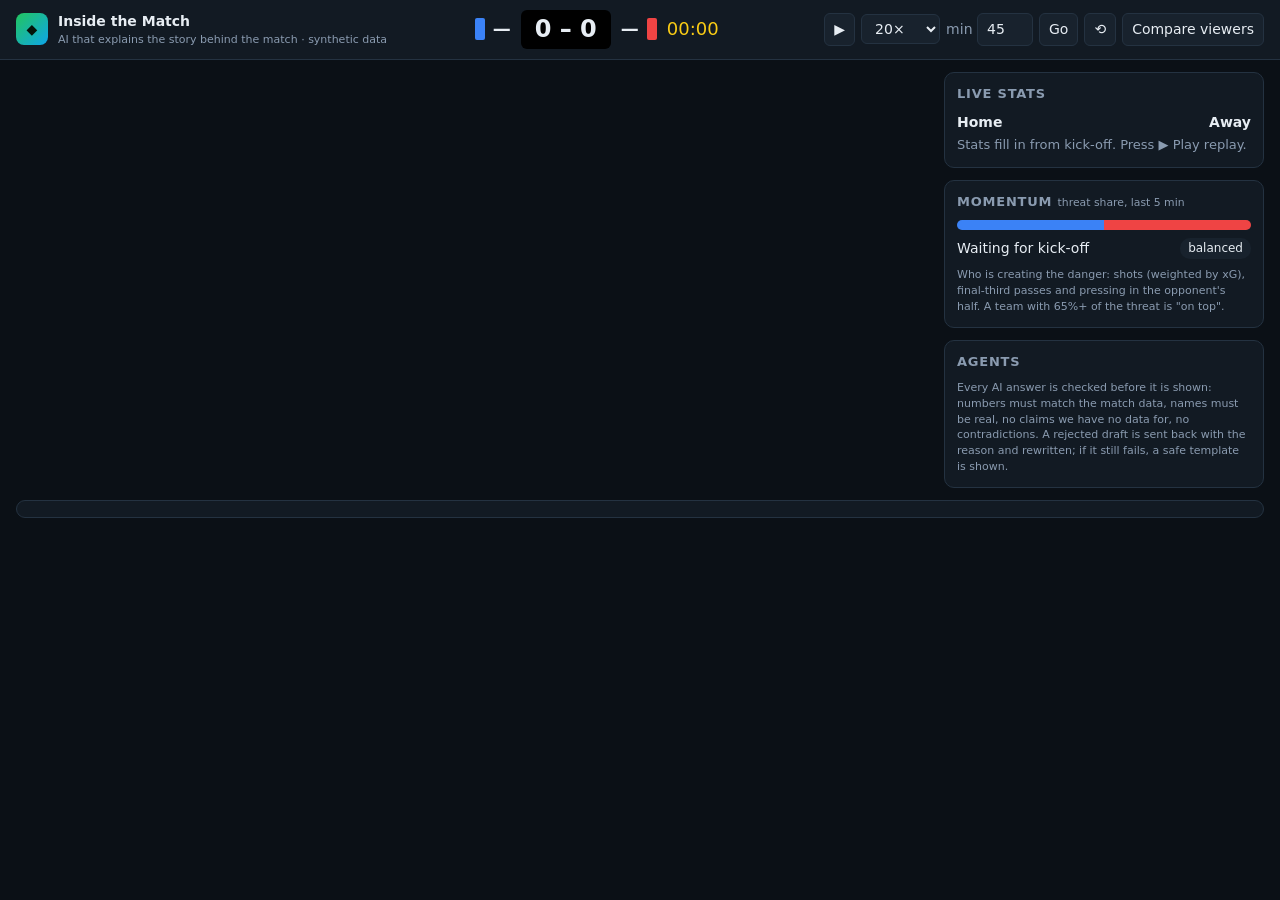
<file: static/index.html>
<!doctype html>
<html lang="en">
<head>
<meta charset="utf-8">
<meta name="viewport" content="width=device-width, initial-scale=1">
<title>Inside the Match</title>
<link rel="stylesheet" href="/static/app.css">
</head>
<body>
<header class="topbar">
  <div class="brand">
    <div class="logo">◆</div>
    <div><b>Inside the Match</b><small>AI that explains the story behind the match · synthetic data</small></div>
  </div>
  <div class="scorebox">
    <span class="team" id="homeTeam"><i></i><b>—</b></span>
    <span id="score">0 – 0</span>
    <span class="team away" id="awayTeam"><b>—</b><i></i></span>
    <span id="clock">00:00</span>
  </div>
  <div class="controls">
    <button id="playBtn" title="Play / pause">▶</button>
    <select id="speed" title="Replay speed">
      <option value="1">1×</option><option value="5">5×</option><option value="10">10×</option>
      <option value="20" selected>20×</option><option value="30">30×</option><option value="60">60×</option>
      <option value="120">120×</option>
    </select>
    <label class="jump">min <input id="jumpMin" type="number" min="0" max="95" value="45"></label>
    <button id="jumpBtn">Go</button>
    <button id="restartBtn" title="Restart">⟲</button>
    <button id="recapBtn" hidden title="Show the latest AI recap">Match recap</button>
    <button id="compareBtn" class="toggle" title="Same match, two viewers side by side: analyst vs fan">Compare viewers</button>
  </div>
</header>

<main class="layout">
  <section id="panes" class="panes"></section>
  <aside class="sidebar">
    <div class="card">
      <h3>Live stats</h3>
      <div class="stat-head"><span id="sHome">Home</span><span></span><span id="sAway">Away</span></div>
      <div id="stats"><p class="empty">Stats fill in from kick-off. Press ▶ Play replay.</p></div>
    </div>
    <div class="card">
      <h3>Momentum <small>threat share, last 5 min</small></h3>
      <div class="bar"><div id="momHome"></div><div id="momAway"></div></div>
      <div class="row"><span id="momLabel">Waiting for kick-off</span><span id="rhythm" class="chip"
        title="Control = few turnovers, long spells on the ball. Chaos = the ball keeps changing hands.">balanced</span></div>
      <p class="note">Who is creating the danger: shots (weighted by xG), final-third passes and pressing in the opponent's half.
        A team with 65%+ of the threat is "on top".</p>
      <div id="momWhy" class="why-changed" hidden></div>
    </div>
    <div class="card agents">
      <h3>Agents <small id="provider"></small></h3>
      <div id="agentStats"></div>
      <p class="note">Every AI answer is checked before it is shown: numbers must match the match data, names must be real,
        no claims we have no data for, no contradictions. A rejected draft is sent back with the reason and rewritten;
        if it still fails, a safe template is shown.</p>
    </div>
  </aside>
</main>

<footer class="timeline">
  <div class="track" id="track" title="Click to jump"><div id="progress"></div><div id="dots"></div></div>
  <div class="moments" id="moments"></div>
</footer>

<template id="paneTpl">
  <div class="pane">
    <div class="profilebar">
      <select class="preset"></select>
      <select class="mode"><option value="analyst">Analyst</option><option value="fan">Fan</option><option value="broadcaster">Broadcaster</option></select>
      <select class="language"></select>
      <select class="club"></select>
      <select class="player"></select>
      <select class="metric"></select>
    </div>
    <div class="stage">
      <svg class="pitch" viewBox="-3 -3 111 74" preserveAspectRatio="xMidYMid meet">
        <rect x="-3" y="-3" width="111" height="74" class="grass"/>
        <g class="lines">
          <rect x="0" y="0" width="105" height="68"/><line x1="52.5" y1="0" x2="52.5" y2="68"/>
          <circle cx="52.5" cy="34" r="9.15"/><rect x="0" y="13.84" width="16.5" height="40.32"/>
          <rect x="88.5" y="13.84" width="16.5" height="40.32"/><rect x="0" y="24.84" width="5.5" height="18.32"/>
          <rect x="99.5" y="24.84" width="5.5" height="18.32"/><circle cx="52.5" cy="34" r="0.5" class="spot"/>
        </g>
        <line class="action" x1="0" y1="0" x2="0" y2="0"/>
        <circle class="ball" cx="52.5" cy="34" r="1.3"/>
        <text class="tag" x="52.5" y="31"></text>
        <text class="info" x="52.5" y="-0.7"></text>
      </svg>
      <div class="layer full"></div>
      <div class="layer banner"></div>
      <div class="layer side"></div>
      <div class="layer lower"></div>
      <div class="momentum-strip"><div class="mh"></div><div class="ma"></div></div>
    </div>
    <div class="ticker"><span class="ticker-label">Tracker</span><span class="ticker-text">Pick a player or metric to follow</span></div>
    <div class="story">
      <div class="story-h"><span>AI match story</span><small class="story-who"></small></div>
      <div class="story-body"><p class="empty">The AI agents explain each key moment here: what happened, why it matters,
        and the match data behind it. Press ▶ Play replay.</p></div>
      <div class="story-hist"></div>
    </div>
  </div>
</template>
<script src="/static/app.js"></script>
</body>
</html>
</file>
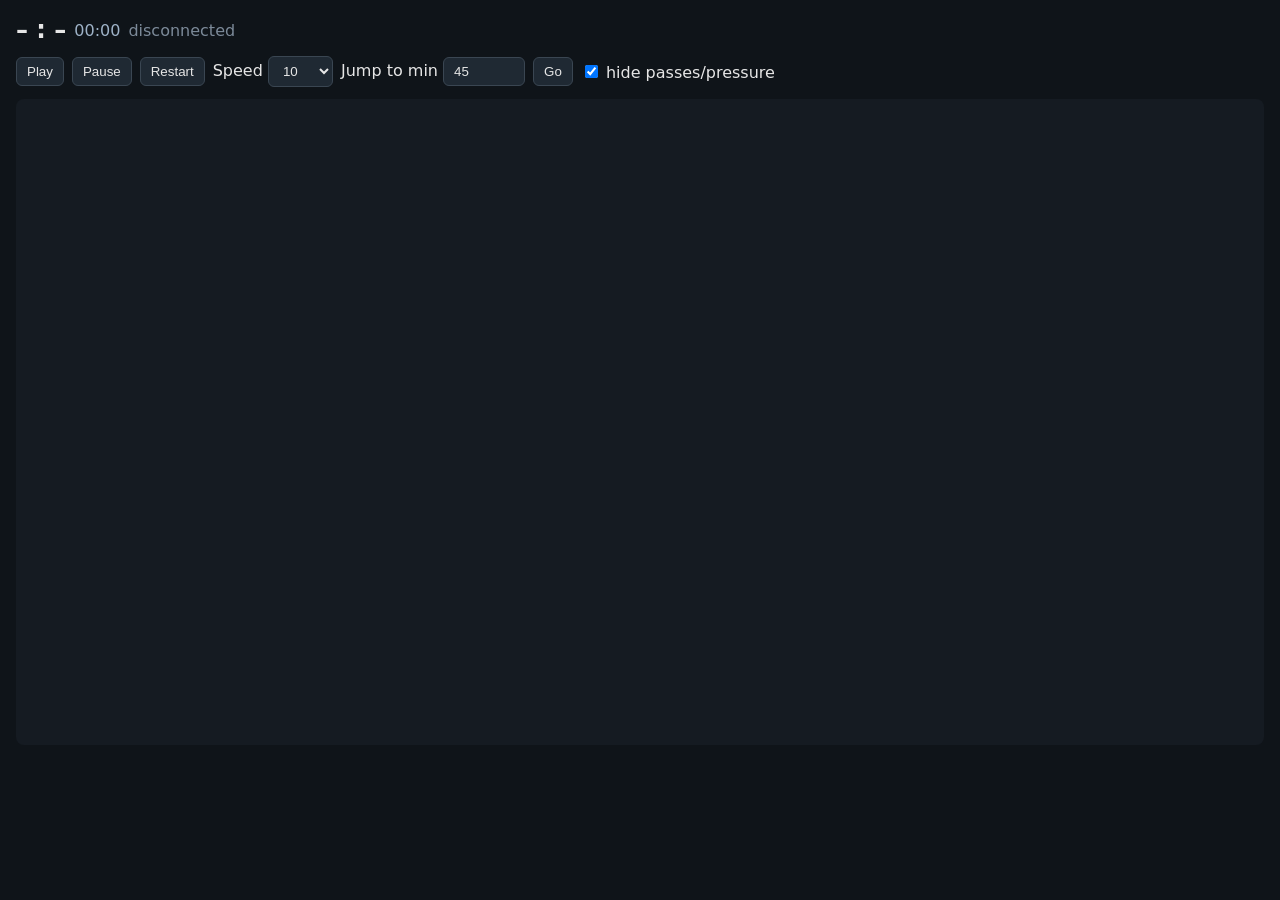
<file: static/stream_test.html>
<!doctype html>
<html lang="en">
<head>
<meta charset="utf-8">
<meta name="viewport" content="width=device-width, initial-scale=1">
<title>Stream Test</title>
<style>
  body { font-family: system-ui, sans-serif; margin: 0; padding: 16px; background: #0f1419; color: #e6e6e6; }
  .bar { display: flex; gap: 8px; align-items: center; flex-wrap: wrap; margin-bottom: 12px; }
  button, select, input { background: #1f2933; color: #e6e6e6; border: 1px solid #3a4652; border-radius: 6px; padding: 6px 10px; }
  #score { font-size: 24px; font-weight: 700; }
  #clock { font-variant-numeric: tabular-nums; color: #9fb3c8; }
  #log { height: 70vh; overflow-y: auto; background: #151b22; border-radius: 8px; padding: 8px; font: 13px/1.5 ui-monospace, monospace; }
  .goal { color: #4ade80; font-weight: 700; } .shot { color: #facc15; } .card { color: #f87171; } .meta { color: #7c8a99; }
</style>
</head>
<body>
  <div class="bar">
    <span id="score">– : –</span>
    <span id="clock">00:00</span>
    <span id="status" class="meta">connecting…</span>
  </div>
  <div class="bar">
    <button onclick="send({cmd:'play'})">Play</button>
    <button onclick="send({cmd:'pause'})">Pause</button>
    <button onclick="send({cmd:'restart'})">Restart</button>
    <label>Speed <select onchange="send({cmd:'speed', value:+this.value})">
      <option>1</option><option selected>10</option><option>60</option><option>300</option>
    </select></label>
    <label>Jump to min <input id="min" type="number" min="0" max="95" value="45" style="width:60px"></label>
    <button onclick="send({cmd:'seek', minute:+document.getElementById('min').value})">Go</button>
    <label><input id="hideNoise" type="checkbox" checked> hide passes/pressure</label>
  </div>
  <div id="log"></div>
<script>
  const log = document.getElementById('log');
  let teams = {}, players = {}, score = {};
  const ws = new WebSocket(`ws://${location.host}/ws`);
  const send = (m) => ws.send(JSON.stringify(m));
  const noisy = new Set(['pass', 'pressure', 'physical_update', 'possession_change']);

  function line(e) {
    const who = e.player_name ? ` ${e.player_name}` : '';
    const d = e.details || {};
    let text = `${e.clock.padEnd(8)} ${(e.team || '').padEnd(4)} ${e.type}${who}`;
    if (e.outcome) text += ` → ${e.outcome}`;
    if (e.type === 'shot') text += ` (xG ${d.xg}, ${d.shot_speed_kmh} km/h)`;
    if (e.type === 'pass') text += ` (${d.subtype}, ${d.distance_m} m, diff ${d.difficulty})`;
    if (e.type === 'sprint') text += ` (${d.top_speed_kmh} km/h)`;
    if (e.type === 'goal') text += `  ${JSON.stringify(d.score)}`;
    if (e.type === 'substitution') text += ` ⇄ ${d.player_in_name}`;
    if (e.type === 'card') text += ` (${d.card})`;
    return text;
  }

  function show(e) {
    document.getElementById('clock').textContent = e.clock;
    if (e.details && e.details.score) { score = e.details.score; renderScore(); }
    if (document.getElementById('hideNoise').checked && noisy.has(e.type)) return;
    const div = document.createElement('div');
    div.className = ['goal', 'shot', 'card'].includes(e.type) ? e.type : (e.team ? '' : 'meta');
    div.textContent = line(e);
    log.appendChild(div);
    log.scrollTop = log.scrollHeight;
  }

  function renderScore() {
    const h = teams.home, a = teams.away;
    if (!h) return;
    document.getElementById('score').textContent =
      `${h.short_name} ${score[h.team_id] ?? 0} : ${score[a.team_id] ?? 0} ${a.short_name}`;
  }

  ws.onmessage = (msg) => {
    const m = JSON.parse(msg.data);
    if (m.kind === 'meta') { teams = m.teams; renderScore(); }
    else if (m.kind === 'catchup') {
      if (m.reset) { log.innerHTML = ''; score = {}; renderScore(); }
      m.events.forEach(show);
    }
    else if (m.kind === 'event') show(m.event);
    else if (m.kind === 'status')
      document.getElementById('status').textContent =
        `${m.playing ? '▶ playing' : '⏸ paused'} · ${m.speed}× · ${m.index}/${m.total}`;
    else if (m.kind === 'end') show({clock: 'FT', type: 'stream ended'});
  };
  ws.onclose = () => document.getElementById('status').textContent = 'disconnected';
</script>
</body>
</html>
</file>
<file: static/app.css>
:root {
  --bg: #0b1016; --panel: #121a23; --panel2: #18222d; --line: #243241; --text: #e7edf3; --muted: #8a9bb0;
  --accent: #22c55e; --gold: #facc15; --red: #f87171; --home: #3b82f6; --away: #ef4444;
}
* { box-sizing: border-box; }
body { margin: 0; background: var(--bg); color: var(--text); font: 14px/1.45 "Segoe UI", system-ui, sans-serif; }
button, select, input { font: inherit; color: var(--text); background: var(--panel2); border: 1px solid var(--line);
  border-radius: 6px; padding: 5px 9px; }
button { cursor: pointer; } button:hover { border-color: var(--muted); }
button.primary { background: var(--accent); color: #04130a; border-color: var(--accent); font-weight: 700; }
button.toggle.on { background: var(--accent); color: #04130a; border-color: var(--accent); font-weight: 600; }

/* top bar */
.topbar { display: flex; align-items: center; gap: 16px; padding: 10px 16px; background: var(--panel);
  border-bottom: 1px solid var(--line); flex-wrap: wrap; }
.brand { display: flex; gap: 10px; align-items: center; }
.brand small { display: block; color: var(--muted); font-size: 11px; }
.logo { width: 32px; height: 32px; border-radius: 8px; background: linear-gradient(135deg, var(--accent), #0ea5e9);
  display: grid; place-items: center; color: #04130a; font-weight: 900; }
.scorebox { display: flex; align-items: center; gap: 10px; margin: 0 auto; font-size: 18px; }
.scorebox .team { display: flex; align-items: center; gap: 8px; }
.scorebox .team i { width: 10px; height: 22px; border-radius: 2px; background: var(--home); display: inline-block; }
.scorebox .away i { background: var(--away); }
#score { font-weight: 800; font-size: 24px; background: #000; padding: 2px 14px; border-radius: 6px; font-variant-numeric: tabular-nums; }
#clock { color: var(--gold); font-variant-numeric: tabular-nums; min-width: 70px; }
.controls { display: flex; gap: 6px; align-items: center; flex-wrap: wrap; }
.jump input { width: 56px; } .jump { color: var(--muted); }

/* layout */
.layout { display: grid; grid-template-columns: 1fr 320px; gap: 12px; padding: 12px 16px; align-items: start; }
.panes { display: grid; grid-template-columns: 1fr; gap: 12px; min-width: 0; align-items: start; }
.panes.compare { grid-template-columns: 1fr 1fr; }
@media (max-width: 1100px) { .layout { grid-template-columns: 1fr; } .panes.compare { grid-template-columns: 1fr; } }

/* pane */
.pane { background: var(--panel); border: 1px solid var(--line); border-radius: 10px; overflow: hidden; min-width: 0; }
.profilebar { display: flex; gap: 6px; padding: 8px; flex-wrap: wrap; border-bottom: 1px solid var(--line); }
.profilebar select { max-width: 210px; }
.profilebar .preset { font-weight: 600; }
.stage { position: relative; aspect-ratio: 111 / 74; overflow: hidden; }
.pitch { position: absolute; inset: 0; width: 100%; height: 100%; display: block; }
.grass { fill: #1d5c37; }
.lines * { fill: none; stroke: rgba(255,255,255,.75); stroke-width: .35; }
.lines .spot { fill: #fff; }
.ball { fill: #fff; stroke: #000; stroke-width: .3; transition: cx .25s linear, cy .25s linear; }
.action { stroke: rgba(255,255,255,.55); stroke-width: .5; stroke-dasharray: 1.2 .8; }
.action.shot { stroke: var(--gold); stroke-width: .8; stroke-dasharray: none; }
.tag { font-size: 2.4px; font-weight: 700; fill: #fff; paint-order: stroke; stroke: var(--team, #000); stroke-width: .9px;
  transition: x .25s linear, y .25s linear; }
.info { font-size: 2.1px; fill: var(--gold); text-anchor: middle; font-variant-numeric: tabular-nums; }
.momentum-strip { position: absolute; left: 0; right: 0; bottom: 0; height: 5px; display: flex; }
.momentum-strip div { height: 100%; transition: width .6s; }
.mh { background: var(--home); width: 50%; } .ma { background: var(--away); width: 50%; }

/* overlays */
.layer { position: absolute; pointer-events: none; }
.layer > * { pointer-events: auto; }
.layer.banner { left: 6%; right: 6%; top: 28%; }
.layer.lower { left: 3%; right: 3%; bottom: 7%; }
.layer.side { right: 2%; top: 3%; width: 38%; display: flex; flex-direction: column; gap: 6px; }
.layer.full { inset: 4%; }
.ov { background: rgba(9, 14, 20, .92); border: 1px solid var(--line); border-left: 5px solid var(--team, var(--accent));
  border-radius: 8px; padding: 9px 12px; box-shadow: 0 6px 24px rgba(0,0,0,.45); animation: slidein .35s ease-out; }
.ov.banner { text-align: center; border-left-width: 1px; border-top: 5px solid var(--team, var(--accent)); padding: 14px 18px; }
.ov.banner .h { font-size: 26px; }
.ov .h { font-weight: 800; font-size: 16px; display: flex; gap: 8px; align-items: center; justify-content: space-between; }
.ov .t { margin-top: 2px; }
.ov .w { margin-top: 4px; color: #c6d3e0; font-size: 13px; }
.ov .ev { display: flex; gap: 6px; flex-wrap: wrap; margin-top: 6px; }
.ov .ev span { background: var(--panel2); border-radius: 4px; padding: 1px 6px; font-size: 12px; color: var(--muted); }
.ov .ev b { color: var(--text); }
.ov .m { margin-top: 6px; font-size: 12px; color: var(--gold); }
.ov.club { box-shadow: 0 0 0 2px var(--gold), 0 6px 24px rgba(0,0,0,.45); }
.ov.upgraded { animation: glow 1.2s ease-out; }
.ov[dir=rtl] { text-align: right; border-left-width: 1px; border-right: 5px solid var(--team, var(--accent)); }
.badge { font-size: 10px; font-weight: 700; letter-spacing: .04em; padding: 2px 6px; border-radius: 10px; white-space: nowrap; }
.badge.llm { background: rgba(34,197,94,.15); color: var(--accent); }
.badge.template { background: rgba(248,113,113,.15); color: var(--red); }
.badge.fallback { background: rgba(138,155,176,.2); color: var(--muted); }
.ov .x { float: right; cursor: pointer; color: var(--muted); }
.recap { height: 100%; overflow-y: auto; border-left-width: 1px; border-top: 5px solid var(--gold); }
.recap h2 { margin: 0 0 6px; font-size: 22px; }
.recap ul { margin: 8px 0; padding-left: 18px; color: #c6d3e0; font-size: 13px; }
@keyframes slidein { from { opacity: 0; transform: translateY(8px); } to { opacity: 1; transform: none; } }
@keyframes glow { 0% { box-shadow: 0 0 0 3px var(--accent); } 100% { box-shadow: 0 6px 24px rgba(0,0,0,.45); } }

.ticker { display: flex; gap: 10px; align-items: center; padding: 7px 10px; border-top: 1px solid var(--line);
  font-size: 13px; min-height: 36px; }
.ticker-label { color: var(--gold); font-weight: 700; white-space: nowrap; }
.ticker-text { color: #c6d3e0; overflow: hidden; text-overflow: ellipsis; white-space: nowrap; }

/* sidebar */
.sidebar { display: flex; flex-direction: column; gap: 12px; }
.card { background: var(--panel); border: 1px solid var(--line); border-radius: 10px; padding: 12px; }
.card h3 { margin: 0 0 8px; font-size: 13px; text-transform: uppercase; letter-spacing: .06em; color: var(--muted); }
.card h3 small { text-transform: none; letter-spacing: 0; font-weight: 400; }
.stat-head, .stat { display: grid; grid-template-columns: 56px 1fr 56px; align-items: center; gap: 6px; }
.stat-head { font-weight: 700; margin-bottom: 4px; } .stat-head span:last-child, .stat .r { text-align: right; }
.stat { padding: 3px 0; border-top: 1px solid var(--line); font-variant-numeric: tabular-nums; }
.stat .lbl { text-align: center; color: var(--muted); font-size: 12px; }
.stat .bars { display: flex; height: 3px; margin-top: 2px; }
.stat .bars i:first-child { background: var(--home); } .stat .bars i:last-child { background: var(--away); }
.bar { display: flex; height: 10px; border-radius: 5px; overflow: hidden; background: var(--panel2); }
.bar div { transition: width .6s; } #momHome { background: var(--home); width: 50%; } #momAway { background: var(--away); width: 50%; }
.row { display: flex; justify-content: space-between; margin-top: 8px; align-items: center; }
.chip { padding: 2px 8px; border-radius: 10px; background: var(--panel2); font-size: 12px; }
.chip.chaos { background: rgba(248,113,113,.2); color: var(--red); }
.chip.control { background: rgba(34,197,94,.15); color: var(--accent); }
.agents .kv { display: flex; justify-content: space-between; padding: 2px 0; font-variant-numeric: tabular-nums; }
.agents .kv span:first-child { color: var(--muted); }
.note { color: var(--muted); font-size: 11px; margin: 8px 0 0; }

/* timeline */
.timeline { padding: 0 16px 16px; }
.track { position: relative; height: 18px; background: var(--panel); border: 1px solid var(--line); border-radius: 9px; cursor: pointer; }
#progress { position: absolute; left: 0; top: 0; bottom: 0; background: rgba(34,197,94,.18); border-radius: 9px; width: 0; }
#dots i { position: absolute; top: 4px; width: 8px; height: 8px; border-radius: 50%; transform: translateX(-4px); background: var(--muted); }
#dots i.goal { background: var(--gold); width: 10px; height: 10px; top: 3px; }
#dots i.turning_point { background: var(--accent); }
.moments { display: flex; gap: 6px; overflow-x: auto; padding-top: 8px; }
.moments button { white-space: nowrap; font-size: 12px; padding: 3px 8px; border-left: 3px solid var(--team, var(--muted)); }

/* start card */
.start { height: 100%; display: flex; flex-direction: column; align-items: center; justify-content: center; text-align: center;
  gap: 8px; background: rgba(9, 14, 20, .88); border-radius: 8px; padding: 16px; }
.start .comp { color: var(--muted); font-size: 13px; }
.start h2 { margin: 0; font-size: 26px; }
.start p { margin: 0; color: #c6d3e0; max-width: 520px; }
.start button { font-size: 18px; padding: 10px 22px; margin-top: 6px; }

/* AI match story */
.story { border-top: 1px solid var(--line); padding: 10px 12px; }
.story-h { display: flex; justify-content: space-between; align-items: baseline; font-size: 12px; text-transform: uppercase;
  letter-spacing: .06em; color: var(--accent); font-weight: 700; margin-bottom: 6px; }
.story-h small { text-transform: none; letter-spacing: 0; color: var(--muted); font-weight: 400; }
.story-body .head { display: flex; justify-content: space-between; gap: 8px; align-items: center; }
.story-body .head b { font-size: 17px; border-left: 4px solid var(--team, var(--accent)); padding-left: 8px; }
.story-body .t { margin-top: 4px; }
.story-body .lbl { margin-top: 8px; font-size: 11px; text-transform: uppercase; letter-spacing: .06em; color: var(--muted); }
.story-body .w { color: #dbe5ef; }
.story-body .ev { display: flex; gap: 6px; flex-wrap: wrap; margin-top: 4px; }
.story-body .ev span { background: var(--panel2); border-radius: 4px; padding: 1px 6px; font-size: 12px; color: var(--muted); }
.story-body .ev b { color: var(--text); }
.verify { margin-top: 8px; border: 1px solid rgba(34,197,94,.35); background: rgba(34,197,94,.07); border-radius: 6px;
  padding: 6px 9px; font-size: 12px; }
.verify b { color: var(--accent); }
.verify ul { margin: 3px 0 0; padding-left: 16px; color: #c6d3e0; }
.verify.wait { border-color: var(--line); background: var(--panel2); color: var(--muted); }
.story-hist { display: flex; gap: 6px; flex-wrap: wrap; margin-top: 8px; }
.story-hist button { font-size: 12px; padding: 2px 7px; border-left: 3px solid var(--team, var(--muted)); color: var(--muted); }
.empty { color: var(--muted); font-size: 13px; margin: 0; }
.why-changed { margin-top: 8px; font-size: 12px; color: #c6d3e0; border-left: 3px solid var(--team, var(--accent));
  padding-left: 8px; cursor: pointer; }
.why-changed b { color: var(--text); }
.recap .mom { margin-top: 8px; font-size: 12px; color: var(--muted); }
</file>
